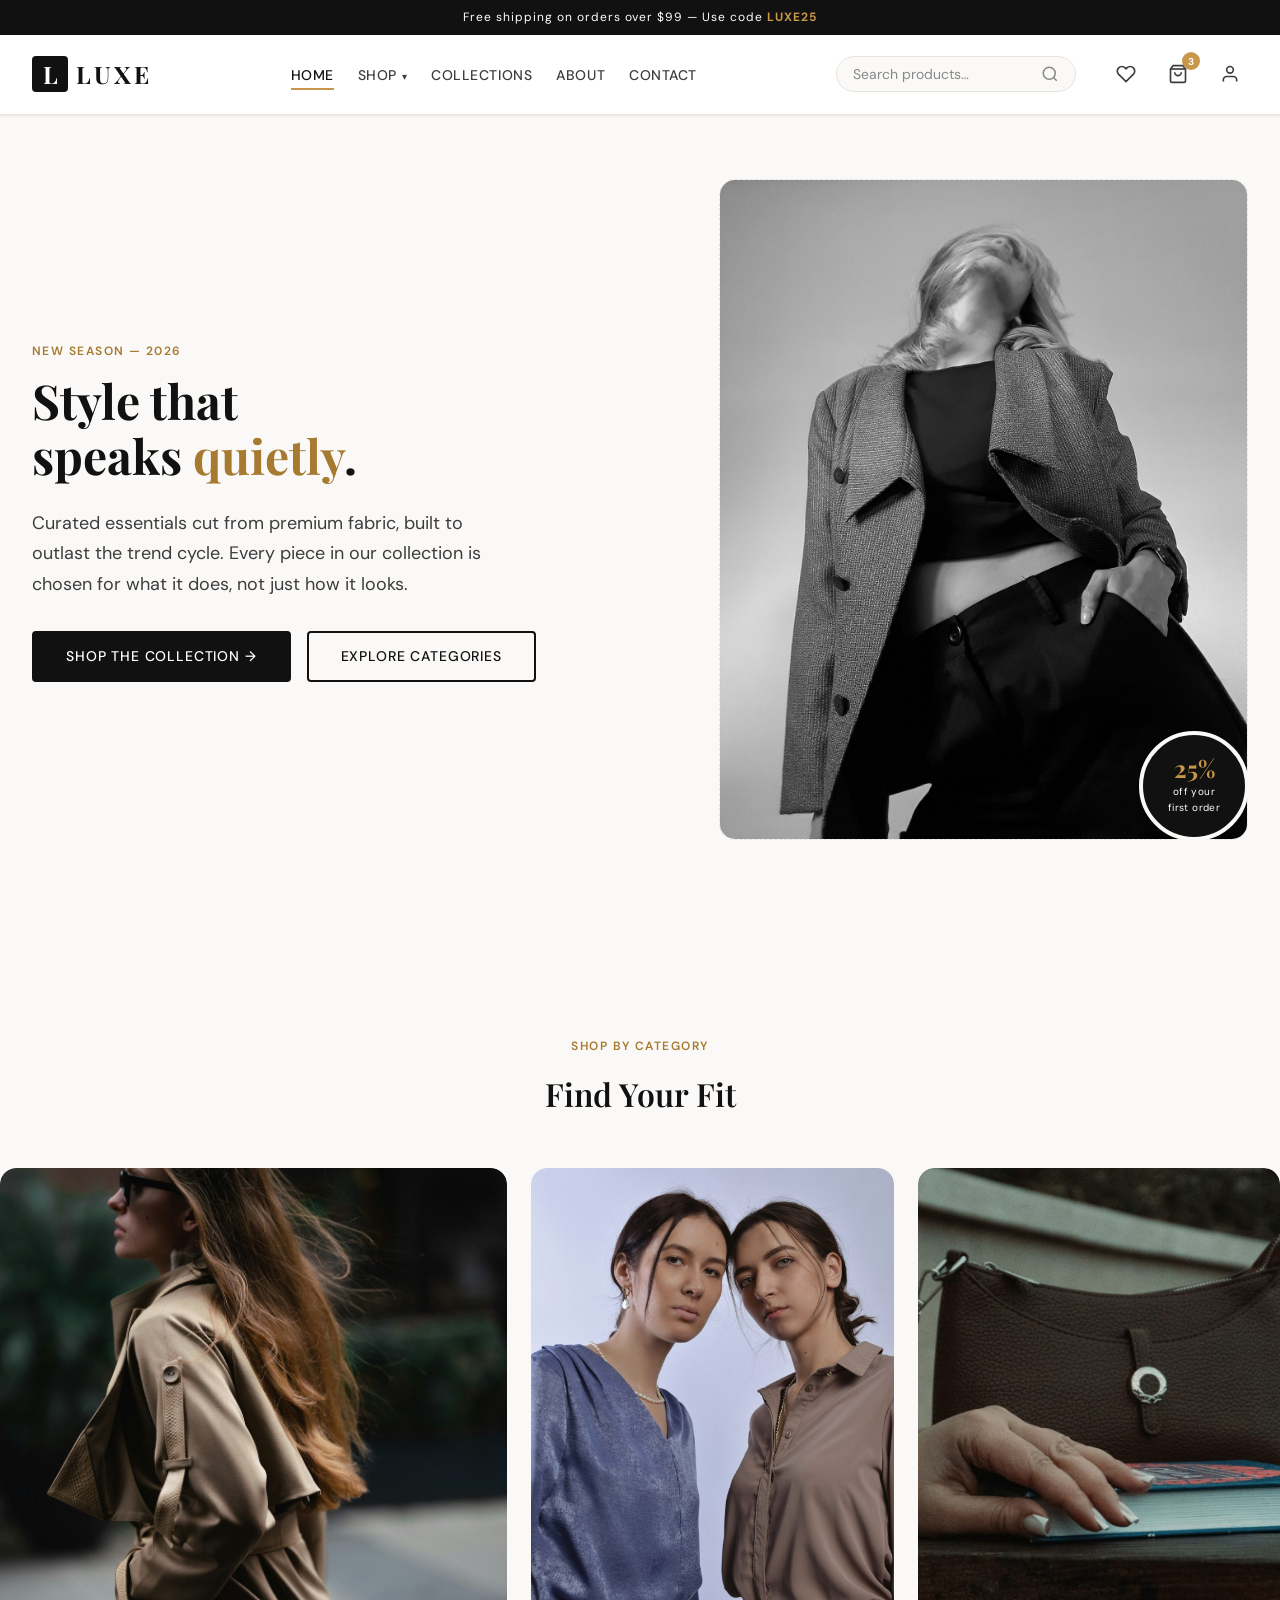
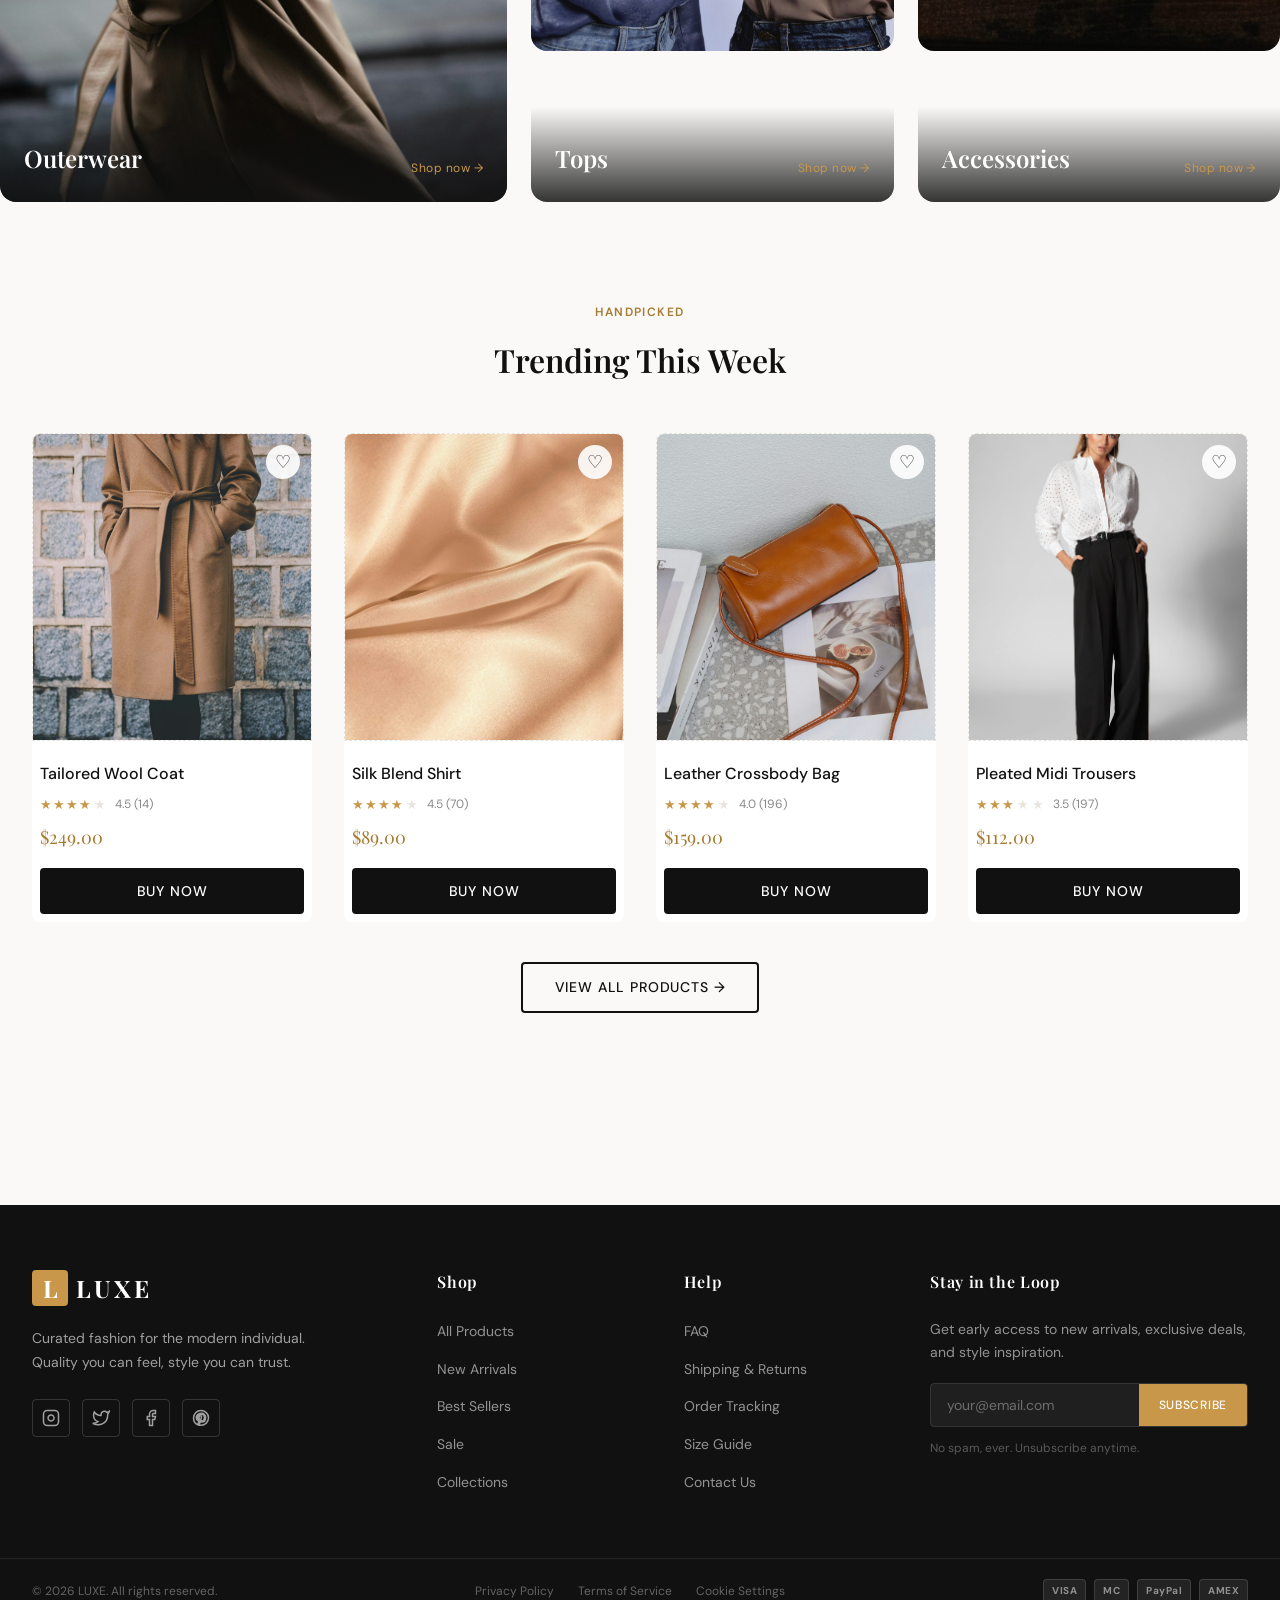
<file: index.html>
<!DOCTYPE html>
<html lang="en">
<head>
  <meta charset="UTF-8" />
  <meta name="viewport" content="width=device-width, initial-scale=1.0" />
  <title>LUXE — Premium eCommerce</title>
  <link rel="stylesheet" href="css/style.css" />
  <link rel="preconnect" href="https://fonts.googleapis.com" />
  <link rel="preconnect" href="https://fonts.gstatic.com" crossorigin />
  <link href="https://fonts.googleapis.com/css2?family=Playfair+Display:wght@400;600;700&family=DM+Sans:wght@300;400;500&display=swap" rel="stylesheet" />
</head>
<body>

  <!-- HEADER -->
  <header class="header" id="header">
    <div class="header__top">
      <span>Free shipping on orders over $99 — Use code <strong>LUXE25</strong></span>
    </div>
    <nav class="header__nav container">
      <a href="index.html" class="logo">
        <span class="logo__mark">L</span>
        <span class="logo__text">LUXE</span>
      </a>
      <ul class="nav__links">
        <li><a href="index.html" class="nav__link active">Home</a></li>
        <li class="nav__dropdown">
          <a href="pages/products.html" class="nav__link">Shop <span class="arrow">▾</span></a>
          <ul class="dropdown__menu">
            <li><a href="pages/products.html">All Products</a></li>
            <li><a href="#">New Arrivals</a></li>
            <li><a href="#">Sale</a></li>
          </ul>
        </li>
        <li><a href="#" class="nav__link">Collections</a></li>
        <li><a href="#" class="nav__link">About</a></li>
        <li><a href="#" class="nav__link">Contact</a></li>
      </ul>
      <div class="search__bar">
        <input type="text" class="search__input" placeholder="Search products…" id="searchInput" />
        <button class="search__btn" aria-label="Search">
          <svg width="18" height="18" viewBox="0 0 24 24" fill="none" stroke="currentColor" stroke-width="2">
            <circle cx="11" cy="11" r="8"/><line x1="21" y1="21" x2="16.65" y2="16.65"/>
          </svg>
        </button>
      </div>
      <div class="header__icons">
        <button class="icon__btn" aria-label="Wishlist">
          <svg width="20" height="20" viewBox="0 0 24 24" fill="none" stroke="currentColor" stroke-width="2">
            <path d="M20.84 4.61a5.5 5.5 0 0 0-7.78 0L12 5.67l-1.06-1.06a5.5 5.5 0 0 0-7.78 7.78l1.06 1.06L12 21.23l7.78-7.78 1.06-1.06a5.5 5.5 0 0 0 0-7.78z"/>
          </svg>
        </button>
        <button class="icon__btn cart__icon" aria-label="Cart" id="cartBtn">
          <svg width="20" height="20" viewBox="0 0 24 24" fill="none" stroke="currentColor" stroke-width="2">
            <path d="M6 2L3 6v14a2 2 0 0 0 2 2h14a2 2 0 0 0 2-2V6l-3-4z"/><line x1="3" y1="6" x2="21" y2="6"/><path d="M16 10a4 4 0 0 1-8 0"/>
          </svg>
          <span class="cart__count" id="cartCount">3</span>
        </button>
        <button class="icon__btn" aria-label="Account">
          <svg width="20" height="20" viewBox="0 0 24 24" fill="none" stroke="currentColor" stroke-width="2">
            <path d="M20 21v-2a4 4 0 0 0-4-4H8a4 4 0 0 0-4 4v2"/><circle cx="12" cy="7" r="4"/>
          </svg>
        </button>
      </div>
    </nav>
  </header>

  <!-- MAIN -->
  <main>

    <!-- HERO -->
    <section class="hero">
      <div class="hero__inner container">
        <div class="hero__copy">
          <span class="eyebrow">New Season — 2026</span>
          <h1 class="hero__title">Style that<br>speaks <em>quietly</em>.</h1>
          <p class="hero__text">Curated essentials cut from premium fabric, built to outlast the trend cycle. Every piece in our collection is chosen for what it does, not just how it looks.</p>
          <div class="hero__actions">
            <a href="pages/products.html" class="btn btn--primary">Shop the Collection →</a>
            <a href="#categories" class="btn btn--outline">Explore Categories</a>
          </div>
        </div>
        <div class="hero__media">
          <img src="assets/images/hero-product.jpg" alt="Model wearing a tailored grey wool coat over a black outfit" class="img-placeholder img-placeholder--hero" />
          <div class="hero__badge">
            <strong>25%</strong>
            <span>off your<br>first order</span>
          </div>
        </div>
      </div>
    </section>

    <!-- FEATURED CATEGORIES -->
    <section class="categories container" id="categories">
      <div class="section__head">
        <span class="eyebrow">Shop by Category</span>
        <h2 class="section__title">Find Your Fit</h2>
      </div>
      <div class="categories__grid">
        <a href="pages/products.html" class="category__card category__card--lg">
          <img src="assets/images/category-outerwear.jpg" alt="Outerwear category — woman wearing a tan trench coat" class="img-placeholder" />
          <div class="category__label"><h3>Outerwear</h3><span>Shop now →</span></div>
        </a>
        <a href="pages/products.html" class="category__card">
          <img src="assets/images/category-tops.jpg" alt="Tops category — two models wearing silk blouses" class="img-placeholder" />
          <div class="category__label"><h3>Tops</h3><span>Shop now →</span></div>
        </a>
        <a href="pages/products.html" class="category__card">
          <img src="assets/images/category-accessories.jpg" alt="Accessories category — leather shoulder bag" class="img-placeholder" />
          <div class="category__label"><h3>Accessories</h3><span>Shop now →</span></div>
        </a>
      </div>
    </section>

    <!-- TRENDING PRODUCTS -->
    <section class="trending container">
      <div class="section__head">
        <span class="eyebrow">Handpicked</span>
        <h2 class="section__title">Trending This Week</h2>
      </div>
      <div class="product__grid product__grid--preview">
        <article class="product__card">
          <img src="assets/images/product-1.jpg" alt="Tailored Wool Coat in camel" class="img-placeholder" />
          <button class="product__wishlist" aria-label="Add to wishlist">♡</button>
          <div class="product__info">
            <h3 class="product__name"><a href="pages/product-details.html">Tailored Wool Coat</a></h3>
            <div class="product__rating">
              <span class="product__stars">★★★★<span class="star--empty">★</span></span>
              <span class="product__reviews">4.5 (14)</span>
            </div>
            <p class="product__price">$249.00</p>
            <button class="btn btn--primary btn--full">Buy Now</button>
          </div>
        </article>
        <article class="product__card">
          <img src="assets/images/product-2.jpg" alt="Silk Blend Shirt fabric detail in champagne" class="img-placeholder" />
          <button class="product__wishlist" aria-label="Add to wishlist">♡</button>
          <div class="product__info">
            <h3 class="product__name">Silk Blend Shirt</h3>
            <div class="product__rating">
              <span class="product__stars">★★★★<span class="star--empty">★</span></span>
              <span class="product__reviews">4.5 (70)</span>
            </div>
            <p class="product__price">$89.00</p>
            <button class="btn btn--primary btn--full">Buy Now</button>
          </div>
        </article>
        <article class="product__card">
          <img src="assets/images/product-3.jpg" alt="Leather Crossbody Bag in cognac" class="img-placeholder" />
          <button class="product__wishlist" aria-label="Add to wishlist">♡</button>
          <div class="product__info">
            <h3 class="product__name">Leather Crossbody Bag</h3>
            <div class="product__rating">
              <span class="product__stars">★★★★<span class="star--empty">★</span></span>
              <span class="product__reviews">4.0 (196)</span>
            </div>
            <p class="product__price">$159.00</p>
            <button class="btn btn--primary btn--full">Buy Now</button>
          </div>
        </article>
        <article class="product__card">
          <img src="assets/images/product-4.jpg" alt="Pleated Midi Trousers in black" class="img-placeholder" />
          <button class="product__wishlist" aria-label="Add to wishlist">♡</button>
          <div class="product__info">
            <h3 class="product__name">Pleated Midi Trousers</h3>
            <div class="product__rating">
              <span class="product__stars">★★★<span class="star--empty">★</span><span class="star--empty">★</span></span>
              <span class="product__reviews">3.5 (197)</span>
            </div>
            <p class="product__price">$112.00</p>
            <button class="btn btn--primary btn--full">Buy Now</button>
          </div>
        </article>
      </div>
      <div class="trending__footer">
        <a href="pages/products.html" class="btn btn--outline">View All Products →</a>
      </div>
    </section>

  </main>

  <!-- FOOTER -->
  <footer class="footer">
    <div class="footer__top container">
      <div class="footer__col footer__brand">
        <a href="index.html" class="logo logo--light">
          <span class="logo__mark">L</span>
          <span class="logo__text">LUXE</span>
        </a>
        <p class="footer__tagline">Curated fashion for the modern individual. Quality you can feel, style you can trust.</p>
        <div class="footer__socials">
          <a href="#" class="social__link" aria-label="Instagram">
            <svg width="18" height="18" viewBox="0 0 24 24" fill="none" stroke="currentColor" stroke-width="2">
              <rect x="2" y="2" width="20" height="20" rx="5"/><path d="M16 11.37A4 4 0 1 1 12.63 8 4 4 0 0 1 16 11.37z"/><line x1="17.5" y1="6.5" x2="17.51" y2="6.5"/>
            </svg>
          </a>
          <a href="#" class="social__link" aria-label="Twitter">
            <svg width="18" height="18" viewBox="0 0 24 24" fill="none" stroke="currentColor" stroke-width="2">
              <path d="M23 3a10.9 10.9 0 0 1-3.14 1.53 4.48 4.48 0 0 0-7.86 3v1A10.66 10.66 0 0 1 3 4s-4 9 5 13a11.64 11.64 0 0 1-7 2c9 5 20 0 20-11.5a4.5 4.5 0 0 0-.08-.83A7.72 7.72 0 0 0 23 3z"/>
            </svg>
          </a>
          <a href="#" class="social__link" aria-label="Facebook">
            <svg width="18" height="18" viewBox="0 0 24 24" fill="none" stroke="currentColor" stroke-width="2">
              <path d="M18 2h-3a5 5 0 0 0-5 5v3H7v4h3v8h4v-8h3l1-4h-4V7a1 1 0 0 1 1-1h3z"/>
            </svg>
          </a>
          <a href="#" class="social__link" aria-label="Pinterest">
            <svg width="18" height="18" viewBox="0 0 24 24" fill="none" stroke="currentColor" stroke-width="2">
              <path d="M12 2C6.48 2 2 6.48 2 12c0 4.24 2.65 7.86 6.39 9.29-.09-.78-.17-1.98.03-2.83.19-.77 1.26-5.33 1.26-5.33s-.32-.64-.32-1.59c0-1.49.87-2.6 1.94-2.6.92 0 1.36.69 1.36 1.52 0 .92-.59 2.31-.89 3.59-.25 1.07.53 1.94 1.58 1.94 1.9 0 3.18-2.43 3.18-5.31 0-2.19-1.47-3.83-4.13-3.83-3.01 0-4.9 2.25-4.9 4.76 0 .86.25 1.47.64 1.94.18.22.21.3.14.55-.05.18-.16.61-.2.78-.06.25-.25.34-.46.25-1.29-.53-1.9-1.96-1.9-3.56 0-2.63 2.21-5.79 6.6-5.79 3.54 0 5.87 2.57 5.87 5.32 0 3.65-2.02 6.39-5 6.39-.99 0-1.93-.53-2.25-1.14l-.62 2.37c-.22.86-.83 1.94-1.24 2.6.93.29 1.92.45 2.94.45 5.52 0 10-4.48 10-10S17.52 2 12 2z"/>
            </svg>
          </a>
        </div>
      </div>
      <div class="footer__col">
        <h4 class="footer__heading">Shop</h4>
        <ul class="footer__links">
          <li><a href="pages/products.html">All Products</a></li>
          <li><a href="#">New Arrivals</a></li>
          <li><a href="#">Best Sellers</a></li>
          <li><a href="#">Sale</a></li>
          <li><a href="#">Collections</a></li>
        </ul>
      </div>
      <div class="footer__col">
        <h4 class="footer__heading">Help</h4>
        <ul class="footer__links">
          <li><a href="#">FAQ</a></li>
          <li><a href="#">Shipping &amp; Returns</a></li>
          <li><a href="#">Order Tracking</a></li>
          <li><a href="#">Size Guide</a></li>
          <li><a href="#">Contact Us</a></li>
        </ul>
      </div>
      <div class="footer__col footer__newsletter">
        <h4 class="footer__heading">Stay in the Loop</h4>
        <p>Get early access to new arrivals, exclusive deals, and style inspiration.</p>
        <div class="newsletter__form">
          <input type="email" class="newsletter__input" placeholder="your@email.com" />
          <button class="newsletter__btn">Subscribe</button>
        </div>
        <p class="newsletter__note">No spam, ever. Unsubscribe anytime.</p>
      </div>
    </div>
    <div class="footer__bottom">
      <div class="container footer__bottom-inner">
        <p>&copy; 2026 LUXE. All rights reserved.</p>
        <div class="footer__legal">
          <a href="#">Privacy Policy</a>
          <a href="#">Terms of Service</a>
          <a href="#">Cookie Settings</a>
        </div>
        <div class="payment__icons">
          <span class="pay__badge">VISA</span>
          <span class="pay__badge">MC</span>
          <span class="pay__badge">PayPal</span>
          <span class="pay__badge">AMEX</span>
        </div>
      </div>
    </div>
  </footer>

  <script src="js/main.js"></script>
</body>
</html>
</file>
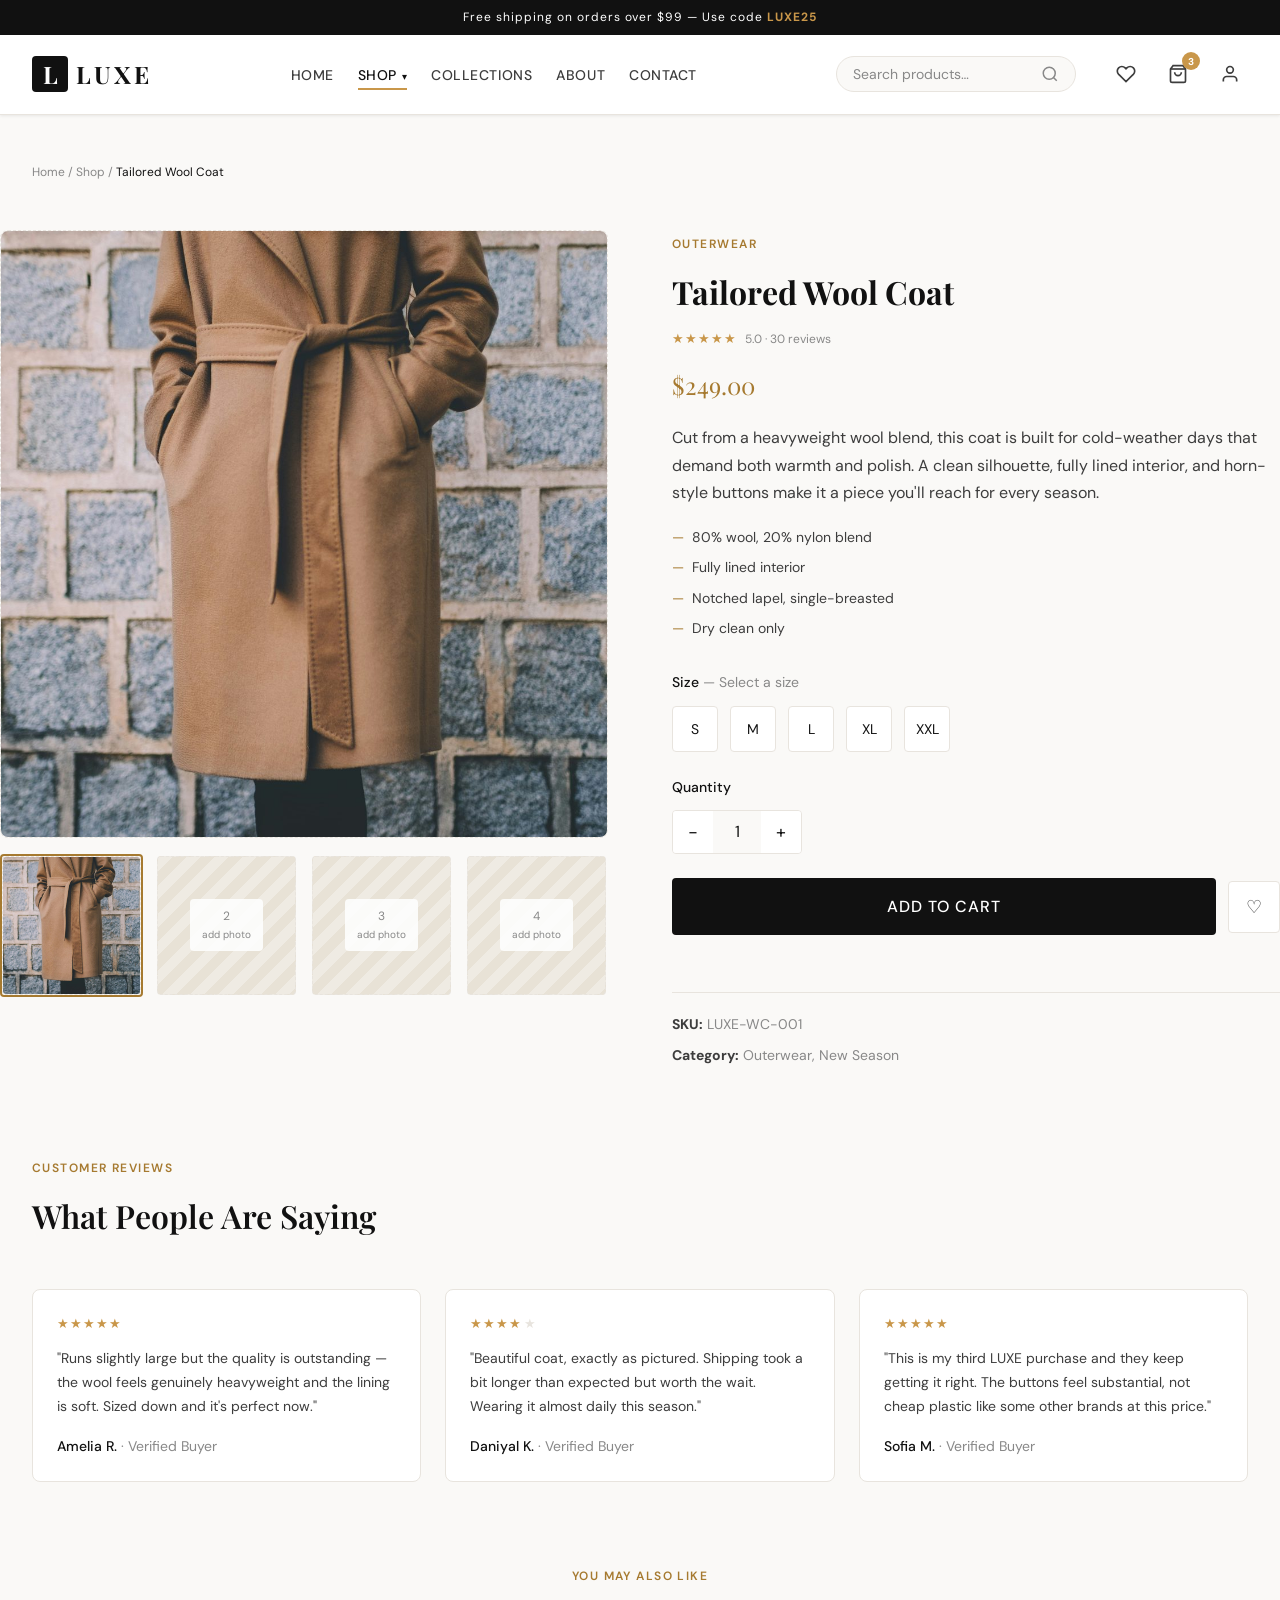
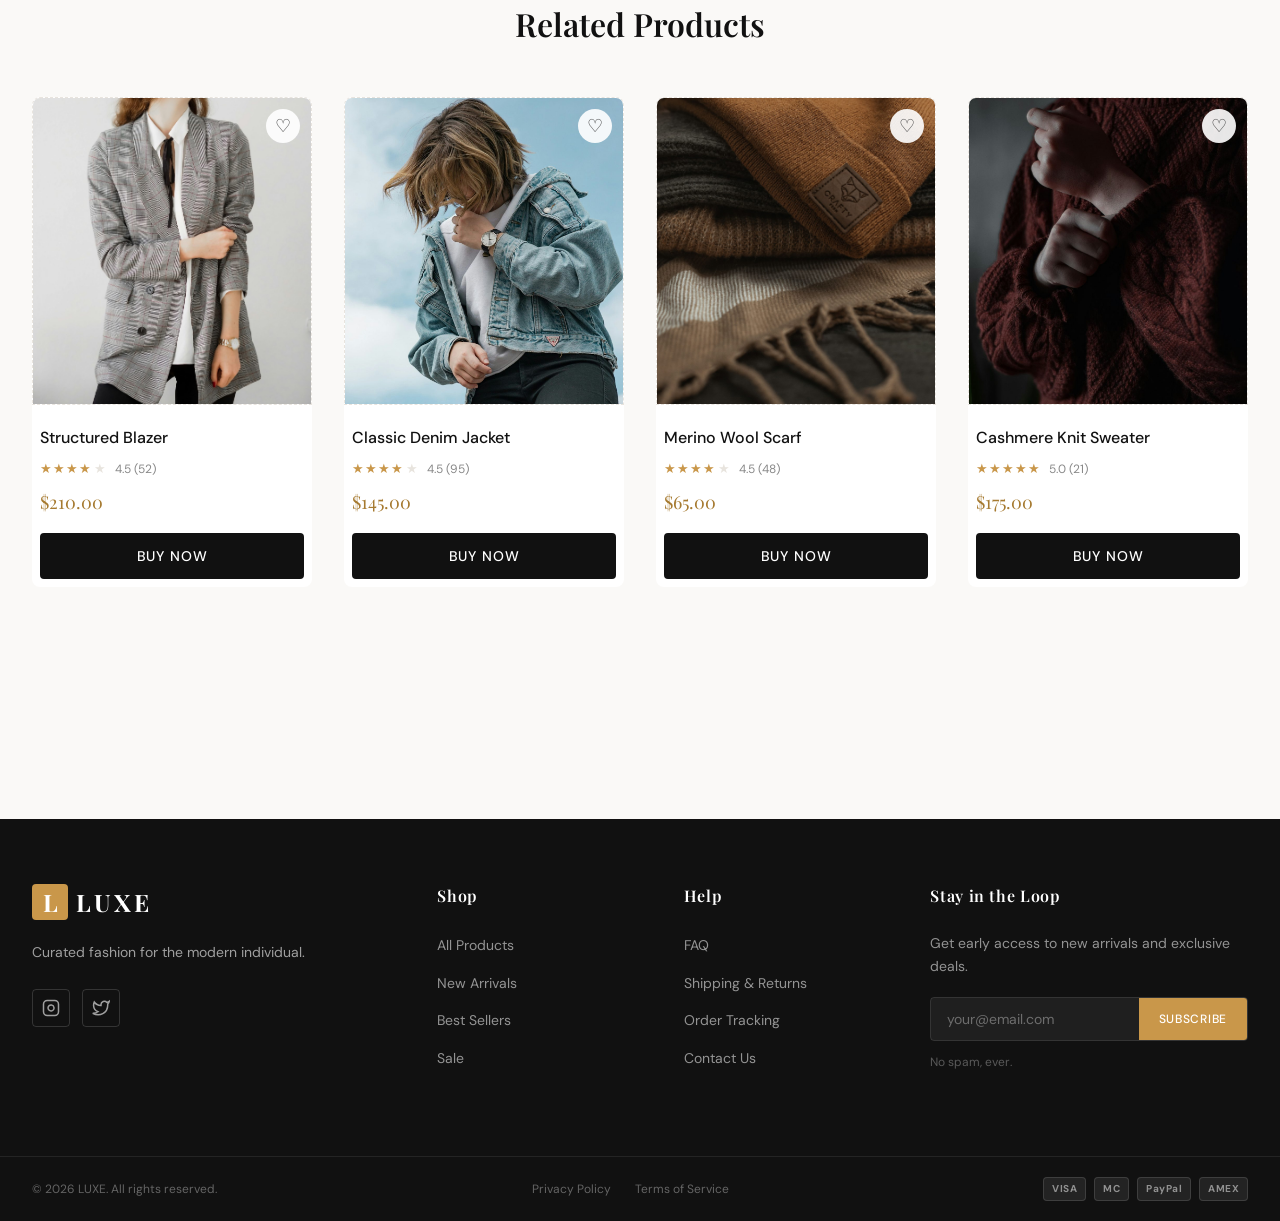
<file: pages/product-details.html>
<!DOCTYPE html>
<html lang="en">
<head>
  <meta charset="UTF-8" />
  <meta name="viewport" content="width=device-width, initial-scale=1.0" />
  <title>Tailored Wool Coat — LUXE</title>
  <link rel="stylesheet" href="../css/style.css" />
  <link rel="preconnect" href="https://fonts.googleapis.com" />
  <link rel="preconnect" href="https://fonts.gstatic.com" crossorigin />
  <link href="https://fonts.googleapis.com/css2?family=Playfair+Display:wght@400;600;700&family=DM+Sans:wght@300;400;500&display=swap" rel="stylesheet" />
</head>
<body>

  <header class="header" id="header">
    <div class="header__top">
      <span>Free shipping on orders over $99 — Use code <strong>LUXE25</strong></span>
    </div>
    <nav class="header__nav container">
      <a href="../index.html" class="logo">
        <span class="logo__mark">L</span>
        <span class="logo__text">LUXE</span>
      </a>
      <ul class="nav__links">
        <li><a href="../index.html" class="nav__link">Home</a></li>
        <li class="nav__dropdown">
          <a href="products.html" class="nav__link active">Shop <span class="arrow">▾</span></a>
          <ul class="dropdown__menu">
            <li><a href="products.html">All Products</a></li>
            <li><a href="#">New Arrivals</a></li>
            <li><a href="#">Sale</a></li>
          </ul>
        </li>
        <li><a href="#" class="nav__link">Collections</a></li>
        <li><a href="#" class="nav__link">About</a></li>
        <li><a href="#" class="nav__link">Contact</a></li>
      </ul>
      <div class="search__bar">
        <input type="text" class="search__input" placeholder="Search products…" id="searchInput" />
        <button class="search__btn" aria-label="Search">
          <svg width="18" height="18" viewBox="0 0 24 24" fill="none" stroke="currentColor" stroke-width="2">
            <circle cx="11" cy="11" r="8"/><line x1="21" y1="21" x2="16.65" y2="16.65"/>
          </svg>
        </button>
      </div>
      <div class="header__icons">
        <button class="icon__btn" aria-label="Wishlist">
          <svg width="20" height="20" viewBox="0 0 24 24" fill="none" stroke="currentColor" stroke-width="2">
            <path d="M20.84 4.61a5.5 5.5 0 0 0-7.78 0L12 5.67l-1.06-1.06a5.5 5.5 0 0 0-7.78 7.78l1.06 1.06L12 21.23l7.78-7.78 1.06-1.06a5.5 5.5 0 0 0 0-7.78z"/>
          </svg>
        </button>
        <button class="icon__btn cart__icon" aria-label="Cart" id="cartBtn">
          <svg width="20" height="20" viewBox="0 0 24 24" fill="none" stroke="currentColor" stroke-width="2">
            <path d="M6 2L3 6v14a2 2 0 0 0 2 2h14a2 2 0 0 0 2-2V6l-3-4z"/><line x1="3" y1="6" x2="21" y2="6"/><path d="M16 10a4 4 0 0 1-8 0"/>
          </svg>
          <span class="cart__count" id="cartCount">3</span>
        </button>
        <button class="icon__btn" aria-label="Account">
          <svg width="20" height="20" viewBox="0 0 24 24" fill="none" stroke="currentColor" stroke-width="2">
            <path d="M20 21v-2a4 4 0 0 0-4-4H8a4 4 0 0 0-4 4v2"/><circle cx="12" cy="7" r="4"/>
          </svg>
        </button>
      </div>
    </nav>
  </header>

  <main>

    <!-- BREADCRUMB -->
    <section class="listing__head container" style="padding-bottom:0;">
      <p class="breadcrumb"><a href="../index.html">Home</a> / <a href="products.html">Shop</a> / <span>Tailored Wool Coat</span></p>
    </section>

    <!-- PRODUCT DETAILS -->
    <section class="pdp container">
      <div class="pdp__layout">

        <!-- GALLERY -->
        <div class="pdp__gallery">
          <img src="../assets/images/product-1.jpg" alt="Tailored Wool Coat in camel — front view" class="img-placeholder pdp__main-image" id="mainImage" />
          <div class="pdp__thumbs">
            <button class="pdp__thumb pdp__thumb--active" data-real="../assets/images/product-1.jpg" data-label="Front view">
              <img src="../assets/images/product-1.jpg" alt="Front view thumbnail" class="img-placeholder" />
            </button>
            <button class="pdp__thumb" data-label="Side view">
              <div class="img-placeholder"><span>2<br><small>add photo</small></span></div>
            </button>
            <button class="pdp__thumb" data-label="Back view">
              <div class="img-placeholder"><span>3<br><small>add photo</small></span></div>
            </button>
            <button class="pdp__thumb" data-label="Fabric detail">
              <div class="img-placeholder"><span>4<br><small>add photo</small></span></div>
            </button>
          </div>
        </div>

        <!-- INFO -->
        <div class="pdp__info">
          <span class="eyebrow">Outerwear</span>
          <h1 class="pdp__title">Tailored Wool Coat</h1>
          <div class="product__rating" style="margin-bottom:var(--space-4);">
            <span class="product__stars">★★★★★</span>
            <span class="product__reviews">5.0 · 30 reviews</span>
          </div>
          <p class="pdp__price">$249.00</p>
          <p class="pdp__desc">Cut from a heavyweight wool blend, this coat is built for cold-weather days that demand both warmth and polish. A clean silhouette, fully lined interior, and horn-style buttons make it a piece you'll reach for every season.</p>

          <ul class="pdp__features">
            <li>80% wool, 20% nylon blend</li>
            <li>Fully lined interior</li>
            <li>Notched lapel, single-breasted</li>
            <li>Dry clean only</li>
          </ul>

          <!-- SIZE SELECT -->
          <div class="pdp__option">
            <label class="pdp__option-label">Size <span id="selectedSize">— Select a size</span></label>
            <div class="size__group" id="sizeGroup">
              <button class="size__chip" data-size="S">S</button>
              <button class="size__chip" data-size="M">M</button>
              <button class="size__chip" data-size="L">L</button>
              <button class="size__chip" data-size="XL">XL</button>
              <button class="size__chip" data-size="XXL">XXL</button>
            </div>
          </div>

          <!-- QUANTITY -->
          <div class="pdp__option">
            <label class="pdp__option-label">Quantity</label>
            <div class="qty__stepper">
              <button class="qty__btn" id="qtyMinus" aria-label="Decrease quantity">−</button>
              <span class="qty__value" id="qtyValue">1</span>
              <button class="qty__btn" id="qtyPlus" aria-label="Increase quantity">+</button>
            </div>
          </div>

          <!-- ACTIONS -->
          <div class="pdp__actions">
            <button class="btn btn--primary btn--lg" id="addToCartBtn">Add to Cart</button>
            <button class="pdp__wishlist-btn" aria-label="Add to wishlist">♡</button>
          </div>
          <p class="pdp__notice" id="pdpNotice" aria-live="polite"></p>

          <div class="pdp__meta">
            <p><strong>SKU:</strong> LUXE-WC-001</p>
            <p><strong>Category:</strong> Outerwear, New Season</p>
          </div>
        </div>
      </div>
    </section>

    <!-- REVIEWS -->
    <section class="reviews container">
      <div class="section__head" style="text-align:left;">
        <span class="eyebrow">Customer Reviews</span>
        <h2 class="section__title">What People Are Saying</h2>
      </div>
      <div class="reviews__grid">
        <article class="review__card">
          <div class="product__rating" style="margin-bottom:var(--space-3);">
            <span class="product__stars">★★★★★</span>
          </div>
          <p class="review__text">"Runs slightly large but the quality is outstanding — the wool feels genuinely heavyweight and the lining is soft. Sized down and it's perfect now."</p>
          <p class="review__author">Amelia R. <span>· Verified Buyer</span></p>
        </article>
        <article class="review__card">
          <div class="product__rating" style="margin-bottom:var(--space-3);">
            <span class="product__stars">★★★★<span class="star--empty">★</span></span>
          </div>
          <p class="review__text">"Beautiful coat, exactly as pictured. Shipping took a bit longer than expected but worth the wait. Wearing it almost daily this season."</p>
          <p class="review__author">Daniyal K. <span>· Verified Buyer</span></p>
        </article>
        <article class="review__card">
          <div class="product__rating" style="margin-bottom:var(--space-3);">
            <span class="product__stars">★★★★★</span>
          </div>
          <p class="review__text">"This is my third LUXE purchase and they keep getting it right. The buttons feel substantial, not cheap plastic like some other brands at this price."</p>
          <p class="review__author">Sofia M. <span>· Verified Buyer</span></p>
        </article>
      </div>
    </section>

    <!-- RELATED PRODUCTS -->
    <section class="trending container">
      <div class="section__head">
        <span class="eyebrow">You May Also Like</span>
        <h2 class="section__title">Related Products</h2>
      </div>
      <div class="product__grid product__grid--preview">
        <article class="product__card">
          <img src="../assets/images/product-6.jpg" alt="Structured Blazer in grey plaid" class="img-placeholder" />
          <button class="product__wishlist" aria-label="Add to wishlist">♡</button>
          <div class="product__info">
            <h3 class="product__name">Structured Blazer</h3>
            <div class="product__rating">
              <span class="product__stars">★★★★<span class="star--empty">★</span></span>
              <span class="product__reviews">4.5 (52)</span>
            </div>
            <p class="product__price">$210.00</p>
            <button class="btn btn--primary btn--full">Buy Now</button>
          </div>
        </article>
        <article class="product__card">
          <img src="../assets/images/product-11.jpg" alt="Classic Denim Jacket in light wash" class="img-placeholder" />
          <button class="product__wishlist" aria-label="Add to wishlist">♡</button>
          <div class="product__info">
            <h3 class="product__name">Classic Denim Jacket</h3>
            <div class="product__rating">
              <span class="product__stars">★★★★<span class="star--empty">★</span></span>
              <span class="product__reviews">4.5 (95)</span>
            </div>
            <p class="product__price">$145.00</p>
            <button class="btn btn--primary btn--full">Buy Now</button>
          </div>
        </article>
        <article class="product__card">
          <img src="../assets/images/product-10.jpg" alt="Merino Wool Scarf in camel and charcoal" class="img-placeholder" />
          <button class="product__wishlist" aria-label="Add to wishlist">♡</button>
          <div class="product__info">
            <h3 class="product__name">Merino Wool Scarf</h3>
            <div class="product__rating">
              <span class="product__stars">★★★★<span class="star--empty">★</span></span>
              <span class="product__reviews">4.5 (48)</span>
            </div>
            <p class="product__price">$65.00</p>
            <button class="btn btn--primary btn--full">Buy Now</button>
          </div>
        </article>
        <article class="product__card">
          <img src="../assets/images/product-5.jpg" alt="Cashmere Knit Sweater in burgundy" class="img-placeholder" />
          <button class="product__wishlist" aria-label="Add to wishlist">♡</button>
          <div class="product__info">
            <h3 class="product__name">Cashmere Knit Sweater</h3>
            <div class="product__rating">
              <span class="product__stars">★★★★★</span>
              <span class="product__reviews">5.0 (21)</span>
            </div>
            <p class="product__price">$175.00</p>
            <button class="btn btn--primary btn--full">Buy Now</button>
          </div>
        </article>
      </div>
    </section>

  </main>

  <footer class="footer">
    <div class="footer__top container">
      <div class="footer__col footer__brand">
        <a href="../index.html" class="logo logo--light">
          <span class="logo__mark">L</span>
          <span class="logo__text">LUXE</span>
        </a>
        <p class="footer__tagline">Curated fashion for the modern individual.</p>
        <div class="footer__socials">
          <a href="#" class="social__link" aria-label="Instagram">
            <svg width="18" height="18" viewBox="0 0 24 24" fill="none" stroke="currentColor" stroke-width="2">
              <rect x="2" y="2" width="20" height="20" rx="5"/><path d="M16 11.37A4 4 0 1 1 12.63 8 4 4 0 0 1 16 11.37z"/><line x1="17.5" y1="6.5" x2="17.51" y2="6.5"/>
            </svg>
          </a>
          <a href="#" class="social__link" aria-label="Twitter">
            <svg width="18" height="18" viewBox="0 0 24 24" fill="none" stroke="currentColor" stroke-width="2">
              <path d="M23 3a10.9 10.9 0 0 1-3.14 1.53 4.48 4.48 0 0 0-7.86 3v1A10.66 10.66 0 0 1 3 4s-4 9 5 13a11.64 11.64 0 0 1-7 2c9 5 20 0 20-11.5a4.5 4.5 0 0 0-.08-.83A7.72 7.72 0 0 0 23 3z"/>
            </svg>
          </a>
        </div>
      </div>
      <div class="footer__col">
        <h4 class="footer__heading">Shop</h4>
        <ul class="footer__links">
          <li><a href="products.html">All Products</a></li>
          <li><a href="#">New Arrivals</a></li>
          <li><a href="#">Best Sellers</a></li>
          <li><a href="#">Sale</a></li>
        </ul>
      </div>
      <div class="footer__col">
        <h4 class="footer__heading">Help</h4>
        <ul class="footer__links">
          <li><a href="#">FAQ</a></li>
          <li><a href="#">Shipping &amp; Returns</a></li>
          <li><a href="#">Order Tracking</a></li>
          <li><a href="#">Contact Us</a></li>
        </ul>
      </div>
      <div class="footer__col footer__newsletter">
        <h4 class="footer__heading">Stay in the Loop</h4>
        <p>Get early access to new arrivals and exclusive deals.</p>
        <div class="newsletter__form">
          <input type="email" class="newsletter__input" placeholder="your@email.com" />
          <button class="newsletter__btn">Subscribe</button>
        </div>
        <p class="newsletter__note">No spam, ever.</p>
      </div>
    </div>
    <div class="footer__bottom">
      <div class="container footer__bottom-inner">
        <p>&copy; 2026 LUXE. All rights reserved.</p>
        <div class="footer__legal">
          <a href="#">Privacy Policy</a>
          <a href="#">Terms of Service</a>
        </div>
        <div class="payment__icons">
          <span class="pay__badge">VISA</span>
          <span class="pay__badge">MC</span>
          <span class="pay__badge">PayPal</span>
          <span class="pay__badge">AMEX</span>
        </div>
      </div>
    </div>
  </footer>

  <script src="../js/main.js"></script>
</body>
</html>
</file>
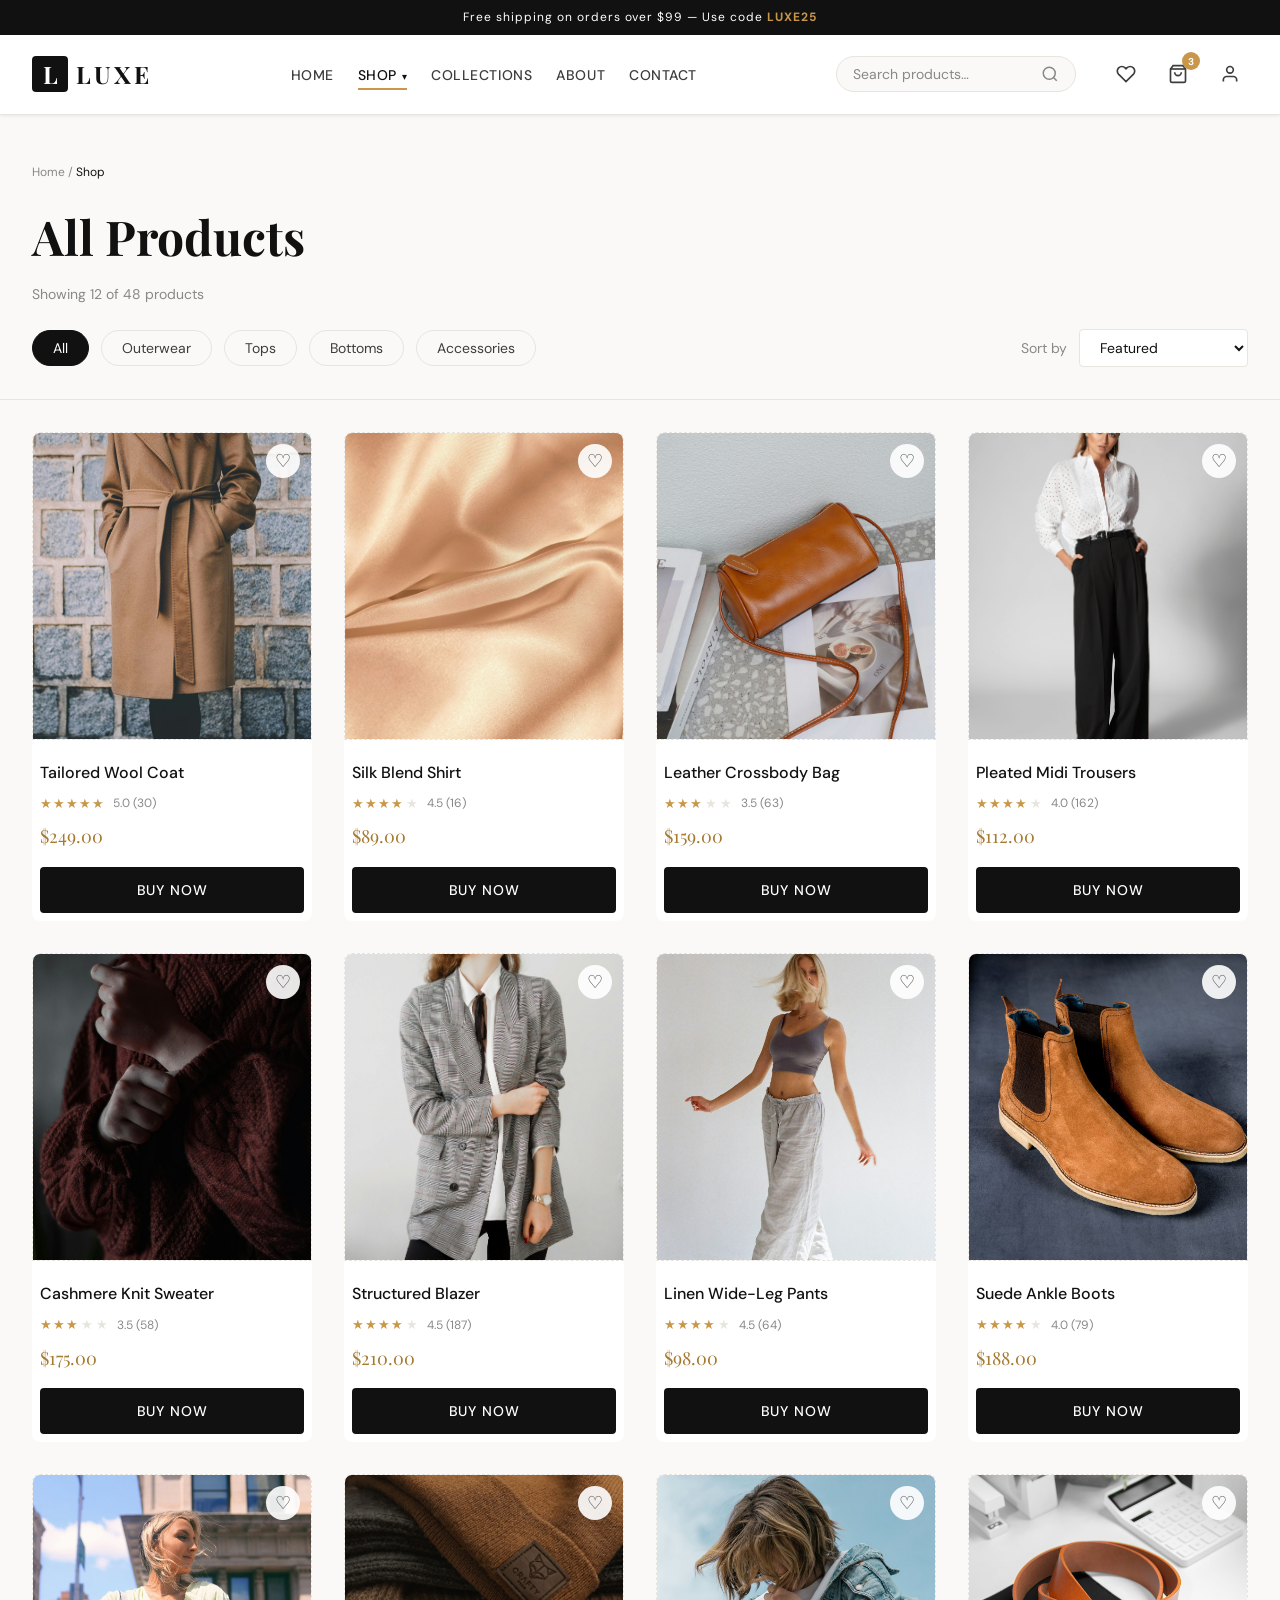
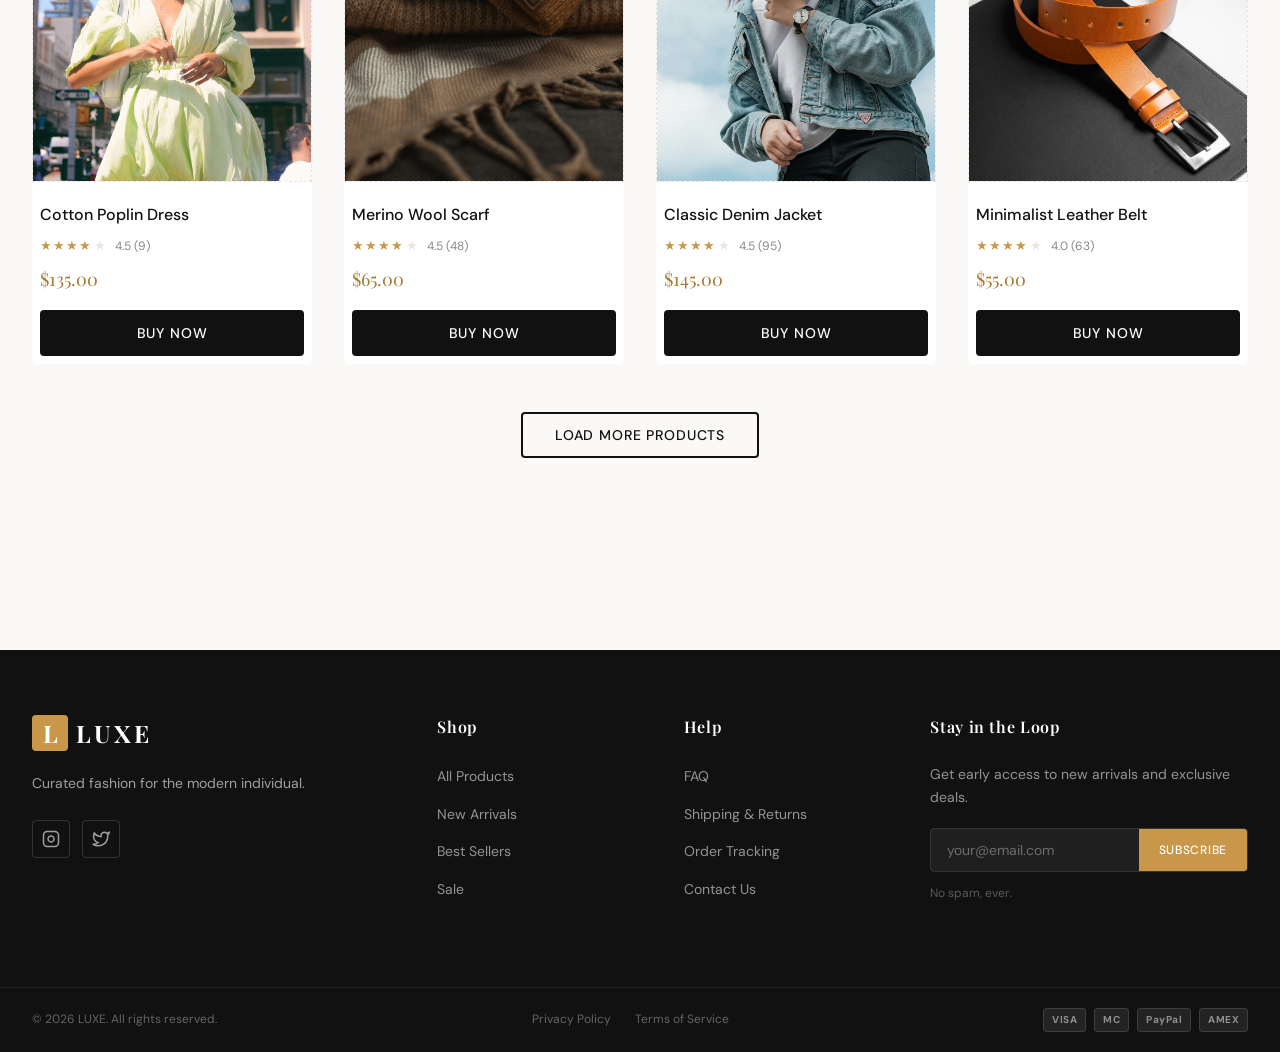
<file: pages/products.html>
<!DOCTYPE html>
<html lang="en">
<head>
  <meta charset="UTF-8" />
  <meta name="viewport" content="width=device-width, initial-scale=1.0" />
  <title>Products — LUXE</title>
  <link rel="stylesheet" href="../css/style.css" />
  <link rel="preconnect" href="https://fonts.googleapis.com" />
  <link rel="preconnect" href="https://fonts.gstatic.com" crossorigin />
  <link href="https://fonts.googleapis.com/css2?family=Playfair+Display:wght@400;600;700&family=DM+Sans:wght@300;400;500&display=swap" rel="stylesheet" />
</head>
<body>

  <header class="header" id="header">
    <div class="header__top">
      <span>Free shipping on orders over $99 — Use code <strong>LUXE25</strong></span>
    </div>
    <nav class="header__nav container">
      <a href="../index.html" class="logo">
        <span class="logo__mark">L</span>
        <span class="logo__text">LUXE</span>
      </a>
      <ul class="nav__links">
        <li><a href="../index.html" class="nav__link">Home</a></li>
        <li class="nav__dropdown">
          <a href="products.html" class="nav__link active">Shop <span class="arrow">▾</span></a>
          <ul class="dropdown__menu">
            <li><a href="products.html">All Products</a></li>
            <li><a href="#">New Arrivals</a></li>
            <li><a href="#">Sale</a></li>
          </ul>
        </li>
        <li><a href="#" class="nav__link">Collections</a></li>
        <li><a href="#" class="nav__link">About</a></li>
        <li><a href="#" class="nav__link">Contact</a></li>
      </ul>
      <div class="search__bar">
        <input type="text" class="search__input" placeholder="Search products…" id="searchInput" />
        <button class="search__btn" aria-label="Search">
          <svg width="18" height="18" viewBox="0 0 24 24" fill="none" stroke="currentColor" stroke-width="2">
            <circle cx="11" cy="11" r="8"/><line x1="21" y1="21" x2="16.65" y2="16.65"/>
          </svg>
        </button>
      </div>
      <div class="header__icons">
        <button class="icon__btn" aria-label="Wishlist">
          <svg width="20" height="20" viewBox="0 0 24 24" fill="none" stroke="currentColor" stroke-width="2">
            <path d="M20.84 4.61a5.5 5.5 0 0 0-7.78 0L12 5.67l-1.06-1.06a5.5 5.5 0 0 0-7.78 7.78l1.06 1.06L12 21.23l7.78-7.78 1.06-1.06a5.5 5.5 0 0 0 0-7.78z"/>
          </svg>
        </button>
        <button class="icon__btn cart__icon" aria-label="Cart" id="cartBtn">
          <svg width="20" height="20" viewBox="0 0 24 24" fill="none" stroke="currentColor" stroke-width="2">
            <path d="M6 2L3 6v14a2 2 0 0 0 2 2h14a2 2 0 0 0 2-2V6l-3-4z"/><line x1="3" y1="6" x2="21" y2="6"/><path d="M16 10a4 4 0 0 1-8 0"/>
          </svg>
          <span class="cart__count" id="cartCount">3</span>
        </button>
        <button class="icon__btn" aria-label="Account">
          <svg width="20" height="20" viewBox="0 0 24 24" fill="none" stroke="currentColor" stroke-width="2">
            <path d="M20 21v-2a4 4 0 0 0-4-4H8a4 4 0 0 0-4 4v2"/><circle cx="12" cy="7" r="4"/>
          </svg>
        </button>
      </div>
    </nav>
  </header>

  <main>
    <section class="listing__head container">
      <p class="breadcrumb"><a href="../index.html">Home</a> / <span>Shop</span></p>
      <h1 class="listing__title">All Products</h1>
      <p class="listing__count">Showing 12 of 48 products</p>
    </section>

    <section class="listing__toolbar container">
      <div class="toolbar__filters">
        <button class="filter__chip filter__chip--active">All</button>
        <button class="filter__chip">Outerwear</button>
        <button class="filter__chip">Tops</button>
        <button class="filter__chip">Bottoms</button>
        <button class="filter__chip">Accessories</button>
      </div>
      <div class="toolbar__sort">
        <label for="sortSelect">Sort by</label>
        <select id="sortSelect" class="sort__select">
          <option>Featured</option>
          <option>Price: Low to High</option>
          <option>Price: High to Low</option>
          <option>Newest</option>
        </select>
      </div>
    </section>

    <section class="container">
      <div class="product__grid">
        <article class="product__card">
          <img src="../assets/images/product-1.jpg" alt="Tailored Wool Coat in camel" class="img-placeholder" />
          <button class="product__wishlist" aria-label="Add to wishlist">♡</button>
          <div class="product__info">
            <h3 class="product__name"><a href="product-details.html">Tailored Wool Coat</a></h3>
            <div class="product__rating">
              <span class="product__stars">★★★★★</span>
              <span class="product__reviews">5.0 (30)</span>
            </div>
            <p class="product__price">$249.00</p>
            <button class="btn btn--primary btn--full">Buy Now</button>
          </div>
        </article>
        <article class="product__card">
          <img src="../assets/images/product-2.jpg" alt="Silk Blend Shirt fabric detail in champagne" class="img-placeholder" />
          <button class="product__wishlist" aria-label="Add to wishlist">♡</button>
          <div class="product__info">
            <h3 class="product__name">Silk Blend Shirt</h3>
            <div class="product__rating">
              <span class="product__stars">★★★★<span class="star--empty">★</span></span>
              <span class="product__reviews">4.5 (16)</span>
            </div>
            <p class="product__price">$89.00</p>
            <button class="btn btn--primary btn--full">Buy Now</button>
          </div>
        </article>
        <article class="product__card">
          <img src="../assets/images/product-3.jpg" alt="Leather Crossbody Bag in cognac" class="img-placeholder" />
          <button class="product__wishlist" aria-label="Add to wishlist">♡</button>
          <div class="product__info">
            <h3 class="product__name">Leather Crossbody Bag</h3>
            <div class="product__rating">
              <span class="product__stars">★★★<span class="star--empty">★</span><span class="star--empty">★</span></span>
              <span class="product__reviews">3.5 (63)</span>
            </div>
            <p class="product__price">$159.00</p>
            <button class="btn btn--primary btn--full">Buy Now</button>
          </div>
        </article>
        <article class="product__card">
          <img src="../assets/images/product-4.jpg" alt="Pleated Midi Trousers in black" class="img-placeholder" />
          <button class="product__wishlist" aria-label="Add to wishlist">♡</button>
          <div class="product__info">
            <h3 class="product__name">Pleated Midi Trousers</h3>
            <div class="product__rating">
              <span class="product__stars">★★★★<span class="star--empty">★</span></span>
              <span class="product__reviews">4.0 (162)</span>
            </div>
            <p class="product__price">$112.00</p>
            <button class="btn btn--primary btn--full">Buy Now</button>
          </div>
        </article>
        <article class="product__card">
          <img src="../assets/images/product-5.jpg" alt="Cashmere Knit Sweater in burgundy" class="img-placeholder" />
          <button class="product__wishlist" aria-label="Add to wishlist">♡</button>
          <div class="product__info">
            <h3 class="product__name">Cashmere Knit Sweater</h3>
            <div class="product__rating">
              <span class="product__stars">★★★<span class="star--empty">★</span><span class="star--empty">★</span></span>
              <span class="product__reviews">3.5 (58)</span>
            </div>
            <p class="product__price">$175.00</p>
            <button class="btn btn--primary btn--full">Buy Now</button>
          </div>
        </article>
        <article class="product__card">
          <img src="../assets/images/product-6.jpg" alt="Structured Blazer in grey plaid" class="img-placeholder" />
          <button class="product__wishlist" aria-label="Add to wishlist">♡</button>
          <div class="product__info">
            <h3 class="product__name">Structured Blazer</h3>
            <div class="product__rating">
              <span class="product__stars">★★★★<span class="star--empty">★</span></span>
              <span class="product__reviews">4.5 (187)</span>
            </div>
            <p class="product__price">$210.00</p>
            <button class="btn btn--primary btn--full">Buy Now</button>
          </div>
        </article>
        <article class="product__card">
          <img src="../assets/images/product-7.jpg" alt="Linen Wide-Leg Pants in natural" class="img-placeholder" />
          <button class="product__wishlist" aria-label="Add to wishlist">♡</button>
          <div class="product__info">
            <h3 class="product__name">Linen Wide-Leg Pants</h3>
            <div class="product__rating">
              <span class="product__stars">★★★★<span class="star--empty">★</span></span>
              <span class="product__reviews">4.5 (64)</span>
            </div>
            <p class="product__price">$98.00</p>
            <button class="btn btn--primary btn--full">Buy Now</button>
          </div>
        </article>
        <article class="product__card">
          <img src="../assets/images/product-8.jpg" alt="Suede Ankle Boots in tan" class="img-placeholder" />
          <button class="product__wishlist" aria-label="Add to wishlist">♡</button>
          <div class="product__info">
            <h3 class="product__name">Suede Ankle Boots</h3>
            <div class="product__rating">
              <span class="product__stars">★★★★<span class="star--empty">★</span></span>
              <span class="product__reviews">4.0 (79)</span>
            </div>
            <p class="product__price">$188.00</p>
            <button class="btn btn--primary btn--full">Buy Now</button>
          </div>
        </article>
        <article class="product__card">
          <img src="../assets/images/product-9.jpg" alt="Cotton Poplin Dress in lime green" class="img-placeholder" />
          <button class="product__wishlist" aria-label="Add to wishlist">♡</button>
          <div class="product__info">
            <h3 class="product__name">Cotton Poplin Dress</h3>
            <div class="product__rating">
              <span class="product__stars">★★★★<span class="star--empty">★</span></span>
              <span class="product__reviews">4.5 (9)</span>
            </div>
            <p class="product__price">$135.00</p>
            <button class="btn btn--primary btn--full">Buy Now</button>
          </div>
        </article>
        <article class="product__card">
          <img src="../assets/images/product-10.jpg" alt="Merino Wool Scarf in camel and charcoal" class="img-placeholder" />
          <button class="product__wishlist" aria-label="Add to wishlist">♡</button>
          <div class="product__info">
            <h3 class="product__name">Merino Wool Scarf</h3>
            <div class="product__rating">
              <span class="product__stars">★★★★<span class="star--empty">★</span></span>
              <span class="product__reviews">4.5 (48)</span>
            </div>
            <p class="product__price">$65.00</p>
            <button class="btn btn--primary btn--full">Buy Now</button>
          </div>
        </article>
        <article class="product__card">
          <img src="../assets/images/product-11.jpg" alt="Classic Denim Jacket in light wash" class="img-placeholder" />
          <button class="product__wishlist" aria-label="Add to wishlist">♡</button>
          <div class="product__info">
            <h3 class="product__name">Classic Denim Jacket</h3>
            <div class="product__rating">
              <span class="product__stars">★★★★<span class="star--empty">★</span></span>
              <span class="product__reviews">4.5 (95)</span>
            </div>
            <p class="product__price">$145.00</p>
            <button class="btn btn--primary btn--full">Buy Now</button>
          </div>
        </article>
        <article class="product__card">
          <img src="../assets/images/product-12.jpg" alt="Minimalist Leather Belt in tan" class="img-placeholder" />
          <button class="product__wishlist" aria-label="Add to wishlist">♡</button>
          <div class="product__info">
            <h3 class="product__name">Minimalist Leather Belt</h3>
            <div class="product__rating">
              <span class="product__stars">★★★★<span class="star--empty">★</span></span>
              <span class="product__reviews">4.0 (63)</span>
            </div>
            <p class="product__price">$55.00</p>
            <button class="btn btn--primary btn--full">Buy Now</button>
          </div>
        </article>
      </div>

      <div class="listing__pagination">
        <button class="btn btn--outline" id="loadMoreBtn">Load More Products</button>
      </div>
    </section>
  </main>

  <footer class="footer">
    <div class="footer__top container">
      <div class="footer__col footer__brand">
        <a href="../index.html" class="logo logo--light">
          <span class="logo__mark">L</span>
          <span class="logo__text">LUXE</span>
        </a>
        <p class="footer__tagline">Curated fashion for the modern individual.</p>
        <div class="footer__socials">
          <a href="#" class="social__link" aria-label="Instagram">
            <svg width="18" height="18" viewBox="0 0 24 24" fill="none" stroke="currentColor" stroke-width="2">
              <rect x="2" y="2" width="20" height="20" rx="5"/><path d="M16 11.37A4 4 0 1 1 12.63 8 4 4 0 0 1 16 11.37z"/><line x1="17.5" y1="6.5" x2="17.51" y2="6.5"/>
            </svg>
          </a>
          <a href="#" class="social__link" aria-label="Twitter">
            <svg width="18" height="18" viewBox="0 0 24 24" fill="none" stroke="currentColor" stroke-width="2">
              <path d="M23 3a10.9 10.9 0 0 1-3.14 1.53 4.48 4.48 0 0 0-7.86 3v1A10.66 10.66 0 0 1 3 4s-4 9 5 13a11.64 11.64 0 0 1-7 2c9 5 20 0 20-11.5a4.5 4.5 0 0 0-.08-.83A7.72 7.72 0 0 0 23 3z"/>
            </svg>
          </a>
        </div>
      </div>
      <div class="footer__col">
        <h4 class="footer__heading">Shop</h4>
        <ul class="footer__links">
          <li><a href="products.html">All Products</a></li>
          <li><a href="#">New Arrivals</a></li>
          <li><a href="#">Best Sellers</a></li>
          <li><a href="#">Sale</a></li>
        </ul>
      </div>
      <div class="footer__col">
        <h4 class="footer__heading">Help</h4>
        <ul class="footer__links">
          <li><a href="#">FAQ</a></li>
          <li><a href="#">Shipping &amp; Returns</a></li>
          <li><a href="#">Order Tracking</a></li>
          <li><a href="#">Contact Us</a></li>
        </ul>
      </div>
      <div class="footer__col footer__newsletter">
        <h4 class="footer__heading">Stay in the Loop</h4>
        <p>Get early access to new arrivals and exclusive deals.</p>
        <div class="newsletter__form">
          <input type="email" class="newsletter__input" placeholder="your@email.com" />
          <button class="newsletter__btn">Subscribe</button>
        </div>
        <p class="newsletter__note">No spam, ever.</p>
      </div>
    </div>
    <div class="footer__bottom">
      <div class="container footer__bottom-inner">
        <p>&copy; 2026 LUXE. All rights reserved.</p>
        <div class="footer__legal">
          <a href="#">Privacy Policy</a>
          <a href="#">Terms of Service</a>
        </div>
        <div class="payment__icons">
          <span class="pay__badge">VISA</span>
          <span class="pay__badge">MC</span>
          <span class="pay__badge">PayPal</span>
          <span class="pay__badge">AMEX</span>
        </div>
      </div>
    </div>
  </footer>

  <script src="../js/main.js"></script>
</body>
</html>
</file>
<file: css/style.css>
:root {
  --clr-bg:        #FAF9F7;
  --clr-surface:   #FFFFFF;
  --clr-dark:      #111111;
  --clr-mid:       #3D3D3D;
  --clr-muted:     #888888;
  --clr-border:    #E8E4DE;
  --clr-accent:    #C9974A;
  --clr-accent-dk: #A67A30;
  --clr-header-top:#111111;

  --font-display: 'Playfair Display', Georgia, serif;
  --font-body:    'DM Sans', 'Helvetica Neue', sans-serif;

  --fs-xs:   0.75rem;
  --fs-sm:   0.875rem;
  --fs-base: 1rem;
  --fs-lg:   1.125rem;
  --fs-xl:   1.5rem;
  --fs-2xl:  2rem;
  --fs-3xl:  3rem;

  --fw-light:   300;
  --fw-regular: 400;
  --fw-medium:  500;
  --fw-semi:    600;
  --fw-bold:    700;

  --space-1:  0.25rem;
  --space-2:  0.5rem;
  --space-3:  0.75rem;
  --space-4:  1rem;
  --space-5:  1.25rem;
  --space-6:  1.5rem;
  --space-8:  2rem;
  --space-10: 2.5rem;
  --space-12: 3rem;
  --space-16: 4rem;
  --space-20: 5rem;
  --space-24: 6rem;

  --radius-sm:   4px;
  --radius-md:   8px;
  --radius-lg:   16px;
  --radius-pill: 999px;

  --shadow-sm:  0 1px 3px rgba(0,0,0,0.08);
  --shadow-md:  0 4px 16px rgba(0,0,0,0.10);
  --shadow-lg:  0 12px 40px rgba(0,0,0,0.14);

  --transition: 0.25s ease;
}

/* ---------- Reset ---------- */
*, *::before, *::after { box-sizing: border-box; margin: 0; padding: 0; }
html { scroll-behavior: smooth; }
body {
  font-family: var(--font-body);
  font-size: var(--fs-base);
  color: var(--clr-dark);
  background-color: var(--clr-bg);
  line-height: 1.6;
  -webkit-font-smoothing: antialiased;
}
img { max-width: 100%; display: block; }
a  { text-decoration: none; color: inherit; }
ul { list-style: none; }
button { cursor: pointer; border: none; background: none; font-family: inherit; }

/* ---------- Utility ---------- */
.container {
  width: 100%;
  max-width: 1280px;
  margin-inline: auto;
  padding-inline: var(--space-8);
}

/* ---------- Buttons ---------- */
.btn {
  display: inline-block;
  padding: var(--space-3) var(--space-8);
  border-radius: var(--radius-sm);
  font-family: var(--font-body);
  font-size: var(--fs-sm);
  font-weight: var(--fw-medium);
  letter-spacing: 0.06em;
  text-transform: uppercase;
  transition: all var(--transition);
}
.btn--primary {
  background: var(--clr-dark);
  color: #fff;
  border: 2px solid var(--clr-dark);
}
.btn--primary:hover {
  background: var(--clr-accent);
  border-color: var(--clr-accent);
  transform: translateY(-2px);
  box-shadow: var(--shadow-md);
}
.btn--outline {
  background: transparent;
  color: var(--clr-dark);
  border: 2px solid var(--clr-dark);
}
.btn--outline:hover {
  background: var(--clr-dark);
  color: #fff;
}

/* ============================================
   HEADER
   ============================================ */
.header__top {
  background: var(--clr-header-top);
  color: #fff;
  text-align: center;
  font-size: var(--fs-xs);
  padding: var(--space-2) var(--space-4);
  letter-spacing: 0.08em;
}
.header__top strong { color: var(--clr-accent); }

.header {
  position: sticky;
  top: 0;
  z-index: 1000;
  background: var(--clr-surface);
  border-bottom: 1px solid var(--clr-border);
  box-shadow: var(--shadow-sm);
  transition: box-shadow var(--transition);
}
.header.scrolled { box-shadow: var(--shadow-md); }

.header__nav {
  display: flex;
  align-items: center;
  gap: var(--space-8);
  padding-top: var(--space-5);
  padding-bottom: var(--space-5);
}

/* Logo */
.logo { display: flex; align-items: center; gap: var(--space-2); flex-shrink: 0; }
.logo__mark {
  width: 36px; height: 36px;
  background: var(--clr-dark);
  color: #fff;
  font-family: var(--font-display);
  font-size: var(--fs-xl);
  font-weight: var(--fw-bold);
  display: flex; align-items: center; justify-content: center;
  border-radius: var(--radius-sm);
  transition: background var(--transition);
}
.logo:hover .logo__mark { background: var(--clr-accent); }
.logo__text {
  font-family: var(--font-display);
  font-size: var(--fs-xl);
  font-weight: var(--fw-bold);
  letter-spacing: 0.12em;
  color: var(--clr-dark);
}

/* Nav Links */
.nav__links { display: flex; align-items: center; gap: var(--space-6); flex: 1; justify-content: center; }
.nav__link {
  font-size: var(--fs-sm);
  font-weight: var(--fw-medium);
  color: var(--clr-mid);
  letter-spacing: 0.04em;
  padding-bottom: var(--space-1);
  border-bottom: 2px solid transparent;
  transition: all var(--transition);
  text-transform: uppercase;
}
.nav__link:hover, .nav__link.active {
  color: var(--clr-dark);
  border-bottom-color: var(--clr-accent);
}

/* Dropdown */
.nav__dropdown { position: relative; }
.dropdown__menu {
  position: absolute;
  top: calc(100% + var(--space-4));
  left: 50%;
  transform: translateX(-50%) translateY(-8px);
  background: var(--clr-surface);
  border: 1px solid var(--clr-border);
  border-radius: var(--radius-md);
  box-shadow: var(--shadow-lg);
  min-width: 180px;
  padding: var(--space-3) 0;
  opacity: 0;
  visibility: hidden;
  transition: all var(--transition);
  z-index: 100;
}
.nav__dropdown:hover .dropdown__menu {
  opacity: 1;
  visibility: visible;
  transform: translateX(-50%) translateY(0);
}
.dropdown__menu li a {
  display: block;
  padding: var(--space-3) var(--space-6);
  font-size: var(--fs-sm);
  color: var(--clr-mid);
  transition: all var(--transition);
}
.dropdown__menu li a:hover {
  color: var(--clr-dark);
  background: var(--clr-bg);
  padding-left: var(--space-8);
}
.arrow { font-size: 10px; }

/* Search Bar */
.search__bar {
  display: flex; align-items: center;
  background: var(--clr-bg);
  border: 1px solid var(--clr-border);
  border-radius: var(--radius-pill);
  overflow: hidden;
  padding: var(--space-2) var(--space-4);
  gap: var(--space-2);
  transition: border-color var(--transition), box-shadow var(--transition);
  min-width: 240px;
}
.search__bar:focus-within {
  border-color: var(--clr-accent);
  box-shadow: 0 0 0 3px rgba(201,151,74,0.15);
}
.search__input {
  border: none; background: none;
  font-family: var(--font-body);
  font-size: var(--fs-sm);
  color: var(--clr-dark);
  outline: none; width: 100%;
}
.search__input::placeholder { color: var(--clr-muted); }
.search__btn {
  color: var(--clr-muted);
  display: flex; align-items: center;
  transition: color var(--transition);
  flex-shrink: 0;
}
.search__btn:hover { color: var(--clr-accent); }

/* Icons */
.header__icons { display: flex; align-items: center; gap: var(--space-4); flex-shrink: 0; }
.icon__btn {
  position: relative;
  color: var(--clr-mid);
  display: flex; align-items: center; justify-content: center;
  padding: var(--space-2);
  border-radius: var(--radius-sm);
  transition: color var(--transition), background var(--transition);
}
.icon__btn:hover { color: var(--clr-dark); background: var(--clr-bg); }
.cart__count {
  position: absolute; top: -4px; right: -4px;
  background: var(--clr-accent); color: #fff;
  font-size: 10px; font-weight: var(--fw-bold);
  width: 18px; height: 18px; border-radius: 50%;
  display: flex; align-items: center; justify-content: center;
}

/* ============================================
   MAIN PLACEHOLDER
   ============================================ */
.main-content { min-height: 60vh; display: flex; align-items: center; }
.hero__placeholder { text-align: center; padding: var(--space-24) var(--space-8); }
.hero__placeholder h1 {
  font-family: var(--font-display);
  font-size: var(--fs-3xl);
  margin-bottom: var(--space-4);
}
.hero__placeholder p {
  color: var(--clr-muted);
  font-size: var(--fs-lg);
  margin-bottom: var(--space-8);
  max-width: 500px;
  margin-inline: auto;
}

/* ============================================
   FOOTER
   ============================================ */
.footer {
  background: var(--clr-dark);
  color: rgba(255,255,255,0.75);
  margin-top: var(--space-24);
}
.footer__top {
  display: grid;
  grid-template-columns: 1.8fr 1fr 1fr 1.6fr;
  gap: var(--space-12);
  padding-top: var(--space-16);
  padding-bottom: var(--space-16);
}

/* Footer Brand */
.footer__brand .logo--light .logo__mark { background: var(--clr-accent); }
.footer__brand .logo--light .logo__text { color: #fff; }
.footer__tagline {
  margin-top: var(--space-5);
  font-size: var(--fs-sm);
  line-height: 1.7;
  max-width: 280px;
  color: rgba(255,255,255,0.6);
}

/* Socials */
.footer__socials { display: flex; gap: var(--space-3); margin-top: var(--space-6); }
.social__link {
  width: 38px; height: 38px;
  border: 1px solid rgba(255,255,255,0.15);
  border-radius: var(--radius-sm);
  display: flex; align-items: center; justify-content: center;
  color: rgba(255,255,255,0.6);
  transition: all var(--transition);
}
.social__link:hover {
  border-color: var(--clr-accent);
  color: var(--clr-accent);
  transform: translateY(-3px);
}

/* Footer Columns */
.footer__heading {
  font-family: var(--font-display);
  font-size: var(--fs-base);
  font-weight: var(--fw-semi);
  color: #fff;
  margin-bottom: var(--space-6);
  letter-spacing: 0.04em;
}
.footer__links { display: flex; flex-direction: column; gap: var(--space-3); }
.footer__links a {
  font-size: var(--fs-sm);
  color: rgba(255,255,255,0.55);
  transition: color var(--transition), padding-left var(--transition);
}
.footer__links a:hover { color: var(--clr-accent); padding-left: var(--space-2); }

/* Newsletter */
.footer__newsletter p {
  font-size: var(--fs-sm);
  color: rgba(255,255,255,0.55);
  margin-bottom: var(--space-5);
  line-height: 1.6;
}
.newsletter__form {
  display: flex;
  border: 1px solid rgba(255,255,255,0.15);
  border-radius: var(--radius-sm);
  overflow: hidden;
  margin-bottom: var(--space-3);
}
.newsletter__input {
  flex: 1;
  background: rgba(255,255,255,0.06);
  border: none;
  padding: var(--space-3) var(--space-4);
  color: #fff;
  font-family: var(--font-body);
  font-size: var(--fs-sm);
  outline: none;
}
.newsletter__input::placeholder { color: rgba(255,255,255,0.35); }
.newsletter__btn {
  background: var(--clr-accent);
  color: #fff;
  padding: var(--space-3) var(--space-5);
  font-size: var(--fs-xs);
  font-weight: var(--fw-medium);
  letter-spacing: 0.06em;
  text-transform: uppercase;
  transition: background var(--transition);
}
.newsletter__btn:hover { background: var(--clr-accent-dk); }
.newsletter__note {
  font-size: var(--fs-xs) !important;
  color: rgba(255,255,255,0.3) !important;
}

/* Footer Bottom */
.footer__bottom { border-top: 1px solid rgba(255,255,255,0.08); padding: var(--space-5) 0; }
.footer__bottom-inner {
  display: flex; align-items: center;
  justify-content: space-between;
  flex-wrap: wrap; gap: var(--space-4);
}
.footer__bottom p { font-size: var(--fs-xs); color: rgba(255,255,255,0.35); }
.footer__legal { display: flex; gap: var(--space-6); }
.footer__legal a { font-size: var(--fs-xs); color: rgba(255,255,255,0.35); transition: color var(--transition); }
.footer__legal a:hover { color: rgba(255,255,255,0.7); }
.payment__icons { display: flex; gap: var(--space-2); align-items: center; }
.pay__badge {
  background: rgba(255,255,255,0.08);
  border: 1px solid rgba(255,255,255,0.12);
  color: rgba(255,255,255,0.5);
  font-size: 10px; font-weight: var(--fw-bold);
  letter-spacing: 0.05em;
  padding: 3px 8px;
  border-radius: var(--radius-sm);
}
/* ============================================
   IMAGE PLACEHOLDER (swap with real photos)
   ============================================ */
.img-placeholder {
  position: relative;
  width: 100%;
  aspect-ratio: 4 / 5;
  background: repeating-linear-gradient(135deg, #EFEBE3, #EFEBE3 10px, #E8E2D6 10px, #E8E2D6 20px);
  border: 1px dashed var(--clr-border);
  border-radius: var(--radius-md);
  display: flex;
  align-items: center;
  justify-content: center;
  text-align: center;
  overflow: hidden;
}
.img-placeholder span {
  font-family: var(--font-body);
  font-size: var(--fs-xs);
  color: var(--clr-muted);
  background: rgba(255,255,255,0.85);
  padding: var(--space-2) var(--space-3);
  border-radius: var(--radius-sm);
  line-height: 1.5;
}
.img-placeholder--hero { aspect-ratio: 4 / 5; border-radius: var(--radius-lg); }

/* ============================================
   EYEBROW / SECTION HEAD
   ============================================ */
.eyebrow {
  display: inline-block;
  font-size: var(--fs-xs);
  font-weight: var(--fw-semi);
  letter-spacing: 0.12em;
  text-transform: uppercase;
  color: var(--clr-accent-dk);
  margin-bottom: var(--space-3);
}
.section__head { text-align: center; margin-bottom: var(--space-12); }
.section__title {
  font-family: var(--font-display);
  font-size: var(--fs-2xl);
  font-weight: var(--fw-semi);
  color: var(--clr-dark);
}

/* ============================================
   HERO
   ============================================ */
.hero { padding: var(--space-16) 0 var(--space-24); }
.hero__inner {
  display: grid;
  grid-template-columns: 1fr 0.85fr;
  gap: var(--space-16);
  align-items: center;
}
.hero__title {
  font-family: var(--font-display);
  font-size: var(--fs-3xl);
  line-height: 1.15;
  font-weight: var(--fw-bold);
  color: var(--clr-dark);
  margin-bottom: var(--space-6);
}
.hero__title em { color: var(--clr-accent-dk); font-style: normal; }
.hero__text {
  font-size: var(--fs-lg);
  color: var(--clr-mid);
  max-width: 460px;
  margin-bottom: var(--space-8);
  line-height: 1.7;
}
.hero__actions { display: flex; gap: var(--space-4); flex-wrap: wrap; }
.hero__media { position: relative; }
.hero__badge {
  position: absolute;
  bottom: -1px; right: -1px;
  background: var(--clr-dark);
  color: #fff;
  width: 110px; height: 110px;
  border-radius: 50%;
  display: flex; flex-direction: column;
  align-items: center; justify-content: center;
  text-align: center;
  border: 4px solid var(--clr-bg);
}
.hero__badge strong { font-family: var(--font-display); font-size: var(--fs-xl); color: var(--clr-accent); line-height: 1; }
.hero__badge span { font-size: 10px; letter-spacing: 0.04em; margin-top: var(--space-1); }

/* ============================================
   CATEGORIES
   ============================================ */
.categories { padding: var(--space-24) 0; }
.categories__grid {
  display: grid;
  grid-template-columns: 1.4fr 1fr 1fr;
  gap: var(--space-6);
}
.category__card { position: relative; display: block; border-radius: var(--radius-lg); overflow: hidden; }
.category__card .img-placeholder { aspect-ratio: 3 / 4; border-radius: var(--radius-lg); border: none; }
.category__card--lg .img-placeholder { aspect-ratio: 4 / 5; }
.category__label {
  position: absolute; bottom: 0; left: 0; right: 0;
  background: linear-gradient(to top, rgba(17,17,17,0.85), transparent);
  padding: var(--space-8) var(--space-6) var(--space-6);
  display: flex; align-items: flex-end; justify-content: space-between;
  color: #fff;
}
.category__label h3 { font-family: var(--font-display); font-size: var(--fs-xl); font-weight: var(--fw-semi); }
.category__label span { font-size: var(--fs-xs); color: var(--clr-accent); letter-spacing: 0.04em; }
.category__card:hover .img-placeholder { filter: brightness(0.92); transform: scale(1.02); }
.category__card .img-placeholder { transition: transform var(--transition), filter var(--transition); }

/* ============================================
   PRODUCT GRID / CARD
   ============================================ */
.product__grid {
  display: grid;
  grid-template-columns: repeat(4, 1fr);
  gap: var(--space-8);
}
.product__grid--preview { margin-bottom: var(--space-10); }
.product__card {
  position: relative;
  background: var(--clr-surface);
  border-radius: var(--radius-md);
  transition: box-shadow var(--transition), transform var(--transition);
}
.product__card:hover { box-shadow: var(--shadow-lg); transform: translateY(-4px); }
.product__card .img-placeholder { border-radius: var(--radius-md) var(--radius-md) 0 0; aspect-ratio: 1 / 1.1; }
.product__wishlist {
  position: absolute; top: var(--space-3); right: var(--space-3);
  width: 34px; height: 34px;
  background: rgba(255,255,255,0.9);
  border-radius: 50%;
  display: flex; align-items: center; justify-content: center;
  font-size: var(--fs-lg);
  color: var(--clr-mid);
  transition: all var(--transition);
}
.product__wishlist:hover { color: var(--clr-accent-dk); transform: scale(1.1); }
.product__info { padding: var(--space-5) var(--space-2) var(--space-2); }
.product__name {
  font-family: var(--font-body);
  font-size: var(--fs-base);
  font-weight: var(--fw-medium);
  color: var(--clr-dark);
  margin-bottom: var(--space-2);
}
.product__price {
  font-family: var(--font-display);
  font-size: var(--fs-lg);
  color: var(--clr-accent-dk);
  margin-bottom: var(--space-4);
}
.btn--full { width: 100%; text-align: center; }

/* ============================================
   TRENDING SECTION
   ============================================ */
.trending { padding-bottom: var(--space-24); }
.trending__footer { text-align: center; }

/* ============================================
   LISTING PAGE — HEAD, TOOLBAR, PAGINATION
   ============================================ */
.listing__head { padding-top: var(--space-12); padding-bottom: var(--space-6); }
.breadcrumb { font-size: var(--fs-xs); color: var(--clr-muted); margin-bottom: var(--space-4); }
.breadcrumb a { color: var(--clr-muted); transition: color var(--transition); }
.breadcrumb a:hover { color: var(--clr-accent-dk); }
.breadcrumb span { color: var(--clr-dark); }
.listing__title { font-family: var(--font-display); font-size: var(--fs-3xl); margin-bottom: var(--space-2); }
.listing__count { color: var(--clr-muted); font-size: var(--fs-sm); }

.listing__toolbar {
  display: flex; align-items: center; justify-content: space-between;
  flex-wrap: wrap; gap: var(--space-4);
  padding-bottom: var(--space-8);
  margin-bottom: var(--space-8);
  border-bottom: 1px solid var(--clr-border);
}
.toolbar__filters { display: flex; gap: var(--space-3); flex-wrap: wrap; }
.filter__chip {
  padding: var(--space-2) var(--space-5);
  border: 1px solid var(--clr-border);
  border-radius: var(--radius-pill);
  font-size: var(--fs-sm);
  color: var(--clr-mid);
  transition: all var(--transition);
}
.filter__chip:hover { border-color: var(--clr-dark); color: var(--clr-dark); }
.filter__chip--active { background: var(--clr-dark); color: #fff; border-color: var(--clr-dark); }
.toolbar__sort { display: flex; align-items: center; gap: var(--space-3); }
.toolbar__sort label { font-size: var(--fs-sm); color: var(--clr-muted); }
.sort__select {
  padding: var(--space-2) var(--space-4);
  border: 1px solid var(--clr-border);
  border-radius: var(--radius-sm);
  font-family: var(--font-body);
  font-size: var(--fs-sm);
  color: var(--clr-dark);
  background: var(--clr-surface);
  cursor: pointer;
}

.listing__pagination { text-align: center; padding: var(--space-12) 0 var(--space-24); }

/* ============================================
   RESPONSIVE
   ============================================ */
@media (max-width: 1024px) {
  .hero__inner { grid-template-columns: 1fr; }
  .hero__media { order: -1; max-width: 420px; margin-inline: auto; }
  .categories__grid { grid-template-columns: 1fr 1fr; }
  .category__card--lg { grid-column: span 2; }
  .product__grid { grid-template-columns: repeat(3, 1fr); }
}
@media (max-width: 768px) {
  .footer__top { grid-template-columns: 1fr 1fr; }
  .product__grid { grid-template-columns: repeat(2, 1fr); }
  .categories__grid { grid-template-columns: 1fr; }
  .category__card--lg { grid-column: span 1; }
}

/* ============================================
   PRODUCT RATINGS
   ============================================ */
.product__rating {
  display: flex;
  align-items: center;
  gap: var(--space-2);
  margin-bottom: var(--space-2);
}
.product__stars {
  display: flex;
  gap: 2px;
  color: var(--clr-accent);
  font-size: 13px;
  letter-spacing: 1px;
}
.product__stars .star--empty { color: var(--clr-border); }
.product__reviews {
  font-size: var(--fs-xs);
  color: var(--clr-muted);
}

/* ============================================
   PRODUCT DETAILS PAGE (PDP)
   ============================================ */
.pdp { padding: var(--space-8) 0 var(--space-20); }
.pdp__layout {
  display: grid;
  grid-template-columns: 1fr 1fr;
  gap: var(--space-16);
}

/* Gallery */
.pdp__main-image { aspect-ratio: 1 / 1; margin-bottom: var(--space-4); }
.pdp__thumbs { display: grid; grid-template-columns: repeat(4, 1fr); gap: var(--space-3); }
.pdp__thumb {
  border: 2px solid transparent;
  border-radius: var(--radius-sm);
  padding: 0;
  cursor: pointer;
  transition: border-color var(--transition);
}
.pdp__thumb .img-placeholder { aspect-ratio: 1 / 1; border-radius: var(--radius-sm); }
.pdp__thumb:hover { border-color: var(--clr-border); }
.pdp__thumb--active { border-color: var(--clr-accent-dk); }

/* Info column */
.pdp__title {
  font-family: var(--font-display);
  font-size: var(--fs-2xl);
  color: var(--clr-dark);
  margin-bottom: var(--space-3);
}
.pdp__price {
  font-family: var(--font-display);
  font-size: var(--fs-xl);
  color: var(--clr-accent-dk);
  margin-bottom: var(--space-5);
}
.pdp__desc {
  color: var(--clr-mid);
  line-height: 1.7;
  margin-bottom: var(--space-5);
}
.pdp__features {
  list-style: none;
  margin-bottom: var(--space-8);
  padding: 0;
}
.pdp__features li {
  color: var(--clr-mid);
  font-size: var(--fs-sm);
  padding-left: var(--space-5);
  position: relative;
  margin-bottom: var(--space-2);
}
.pdp__features li::before {
  content: "—";
  position: absolute;
  left: 0;
  color: var(--clr-accent-dk);
}

.pdp__option { margin-bottom: var(--space-6); }
.pdp__option-label {
  display: block;
  font-size: var(--fs-sm);
  font-weight: var(--fw-medium);
  color: var(--clr-dark);
  margin-bottom: var(--space-3);
}
.pdp__option-label span { color: var(--clr-muted); font-weight: var(--fw-regular); }

/* Size selector */
.size__group { display: flex; gap: var(--space-3); flex-wrap: wrap; }
.size__chip {
  width: 46px; height: 46px;
  border: 1px solid var(--clr-border);
  border-radius: var(--radius-sm);
  background: var(--clr-surface);
  font-family: var(--font-body);
  font-size: var(--fs-sm);
  color: var(--clr-dark);
  cursor: pointer;
  transition: all var(--transition);
}
.size__chip:hover { border-color: var(--clr-dark); }
.size__chip--active { background: var(--clr-dark); color: #fff; border-color: var(--clr-dark); }

/* Quantity stepper */
.qty__stepper {
  display: inline-flex;
  align-items: center;
  border: 1px solid var(--clr-border);
  border-radius: var(--radius-sm);
  overflow: hidden;
}
.qty__btn {
  width: 40px; height: 42px;
  background: var(--clr-surface);
  border: none;
  font-size: var(--fs-lg);
  color: var(--clr-dark);
  cursor: pointer;
  transition: background var(--transition);
}
.qty__btn:hover { background: var(--clr-bg); }
.qty__value {
  width: 48px;
  text-align: center;
  font-size: var(--fs-base);
  color: var(--clr-dark);
}

/* Actions */
.pdp__actions { display: flex; gap: var(--space-3); align-items: center; margin-bottom: var(--space-3); }
.btn--lg { padding: var(--space-4) var(--space-10); font-size: var(--fs-base); flex: 1; }
.pdp__wishlist-btn {
  width: 52px; height: 52px;
  border: 1px solid var(--clr-border);
  border-radius: var(--radius-sm);
  background: var(--clr-surface);
  font-size: var(--fs-lg);
  color: var(--clr-mid);
  cursor: pointer;
  transition: all var(--transition);
  flex-shrink: 0;
}
.pdp__wishlist-btn:hover { border-color: var(--clr-accent-dk); color: var(--clr-accent-dk); }
.pdp__notice {
  font-size: var(--fs-sm);
  color: var(--clr-accent-dk);
  min-height: 1.5em;
  margin-bottom: var(--space-6);
}
.pdp__meta { border-top: 1px solid var(--clr-border); padding-top: var(--space-5); }
.pdp__meta p { font-size: var(--fs-sm); color: var(--clr-muted); margin-bottom: var(--space-2); }
.pdp__meta strong { color: var(--clr-mid); }

/* Reviews */
.reviews { padding-bottom: var(--space-20); }
.reviews__grid {
  display: grid;
  grid-template-columns: repeat(3, 1fr);
  gap: var(--space-6);
}
.review__card {
  background: var(--clr-surface);
  border: 1px solid var(--clr-border);
  border-radius: var(--radius-md);
  padding: var(--space-6);
}
.review__text { color: var(--clr-mid); font-size: var(--fs-sm); line-height: 1.7; margin-bottom: var(--space-4); }
.review__author { font-size: var(--fs-sm); font-weight: var(--fw-medium); color: var(--clr-dark); }
.review__author span { font-weight: var(--fw-regular); color: var(--clr-muted); }

@media (max-width: 1024px) {
  .pdp__layout { grid-template-columns: 1fr; gap: var(--space-10); }
  .reviews__grid { grid-template-columns: 1fr; }
}

.product__name a { color: inherit; text-decoration: none; transition: color var(--transition); }
.product__name a:hover { color: var(--clr-accent-dk); }

/* Real images dropped into .img-placeholder slots */
img.img-placeholder {
  object-fit: cover;
  display: block;
  background: none;
}
</file>
